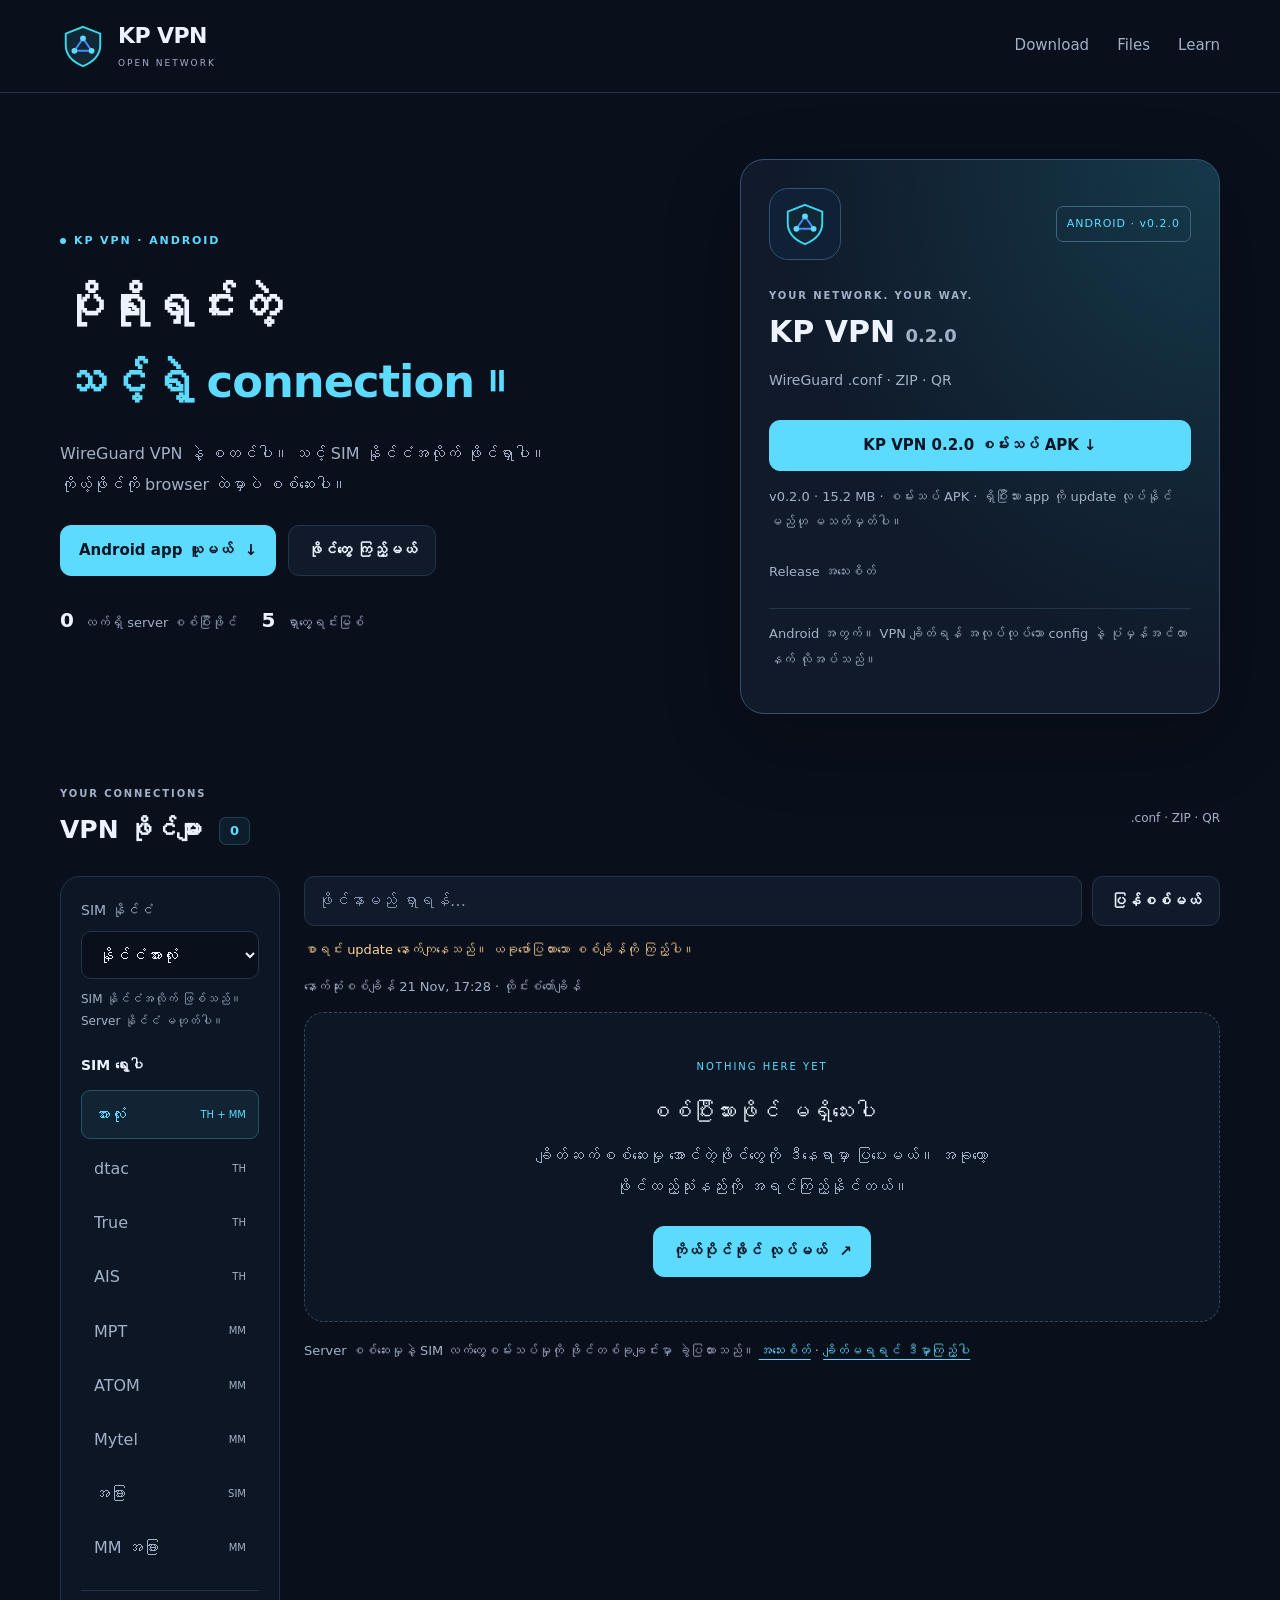
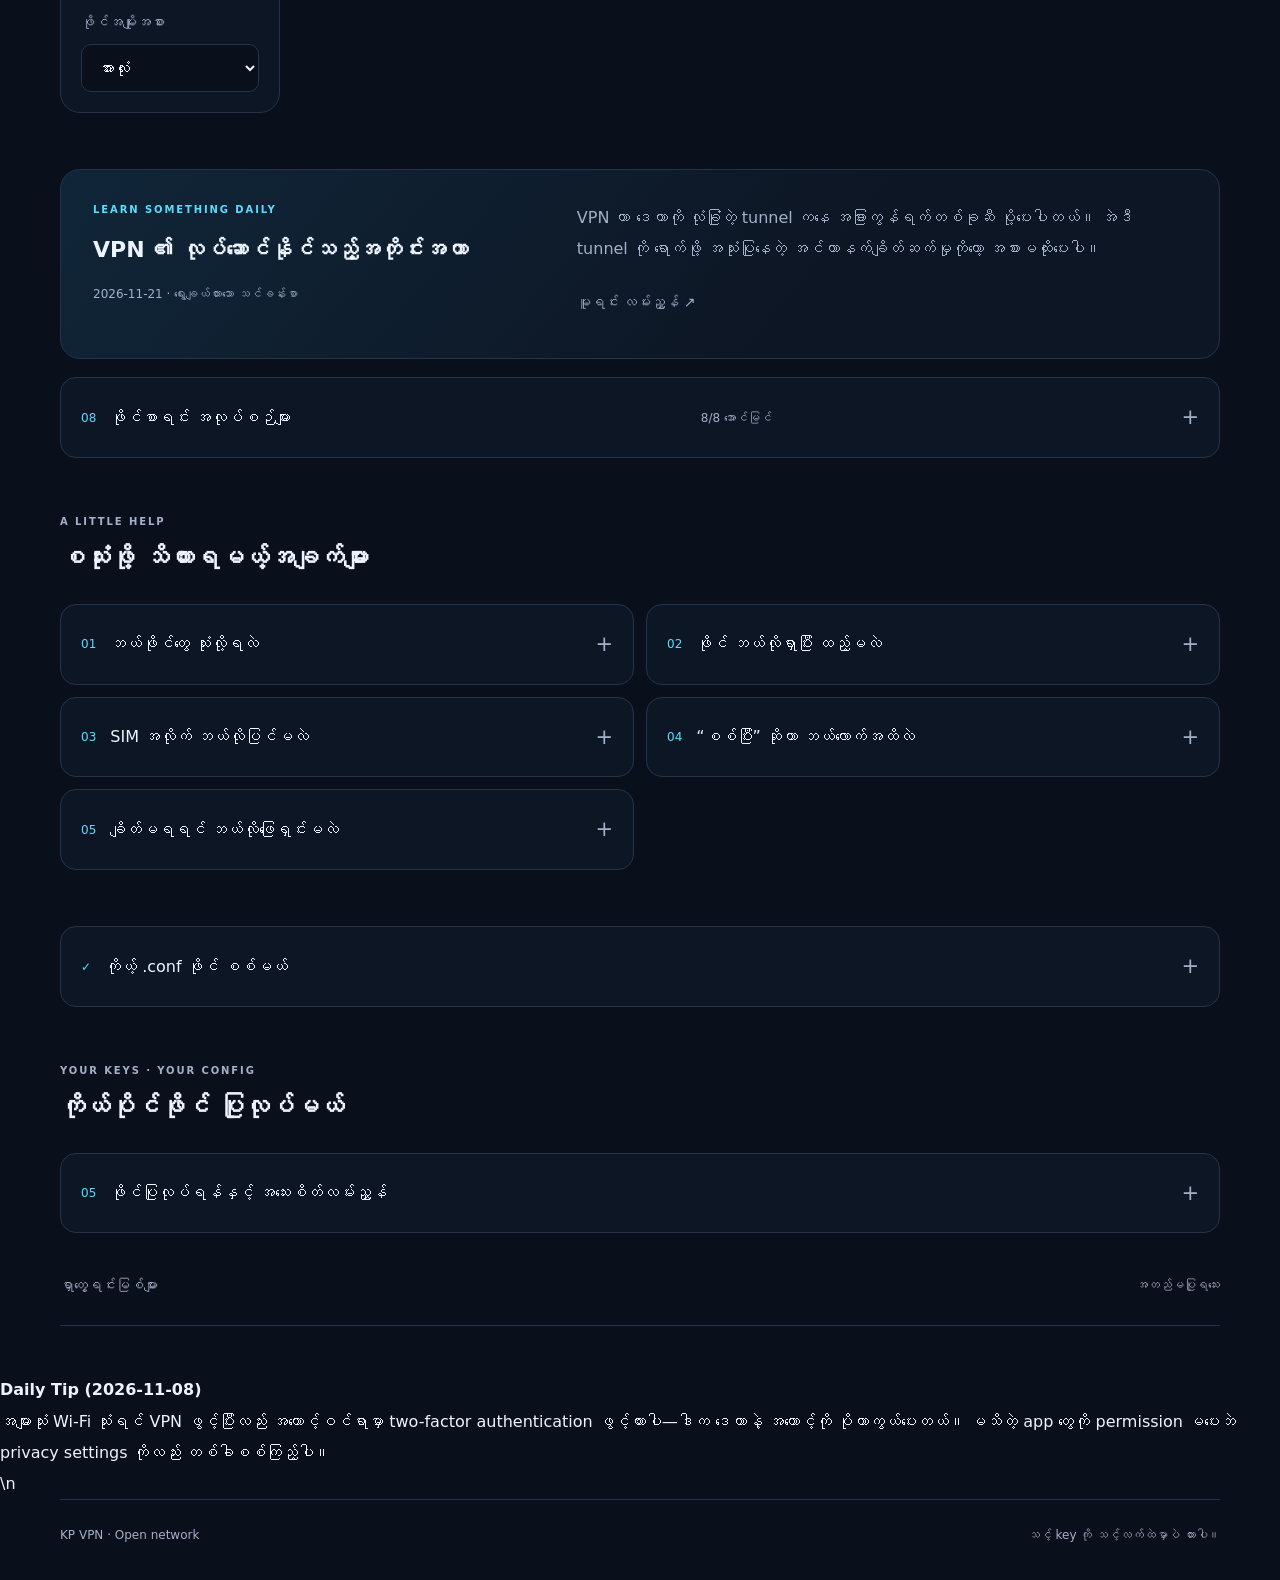
<file: index.html>
<!doctype html>
<html lang="my">
<head>
<meta charset="utf-8">
<meta name="viewport" content="width=device-width,initial-scale=1">
<meta http-equiv="Content-Security-Policy" content="default-src 'none'; script-src 'self'; style-src 'self'; connect-src 'self'; font-src 'self'; img-src 'self'; base-uri 'none'; form-action 'none'; object-src 'none'">
<meta name="theme-color" content="#090f1b">
<meta name="description" content="KP VPN အတွက် WireGuard ဖိုင်များ။ ထိုင်း၊ မြန်မာ SIM အလိုက် ရွေးပြီး ဖိုင်စာရင်းနှင့် သုံးနည်းကို ကြည့်ပါ။">
<title>KP VPN — Connect your way</title>
<link rel="icon" href="assets/brand.svg" type="image/svg+xml">
<link rel="stylesheet" href="assets/catalog.css?v=7">
<script src="assets/catalog.js?v=7" defer></script>
<script src="assets/hub-panels.js?v=2" defer></script>
<script src="assets/config-builder-core.js?v=1" defer></script>
<script src="assets/config-builder.js?v=1" defer></script>
<script src="assets/config-checker-core.js?v=1" defer></script>
<script src="assets/config-checker.js?v=1" defer></script>
</head>
<body>
<a class="skip-link" href="#files">ဖိုင်စာရင်းသို့ ကျော်သွားရန်</a>
<header class="site-header"><div class="shell header-inner">
<a class="brand" href="#" aria-label="KP VPN ပင်မစာမျက်နှာ"><svg class="brand-mark" viewBox="0 0 48 48" fill="none" aria-hidden="true"><path d="M24 4 42 11v12c0 11-8 18-18 22C14 41 6 34 6 23V11Z" fill="#122736" stroke="#38d9ed" stroke-width="2"/><path d="m15 29 9-13 9 13M15 29h18" stroke="#448dff" stroke-width="2"/><circle cx="24" cy="16" r="3" fill="currentColor"/><circle cx="15" cy="29" r="3" fill="currentColor"/><circle cx="33" cy="29" r="3" fill="currentColor"/></svg><span class="brand-name">KP VPN<small>OPEN NETWORK</small></span></a>
<nav aria-label="အဓိက လမ်းညွှန်"><a href="#download">Download</a><a href="#files">Files</a><a href="#learn">Learn</a></nav>
</div></header>
<main id="kp-catalog" class="shell">
<section class="hero" aria-labelledby="page-title">
<div class="hero-copy"><p class="eyebrow"><span class="live-dot"></span>KP VPN · ANDROID</p><h1 id="page-title">ပိုရိုးရှင်းတဲ့<br><span>သင့်ရဲ့ connection။</span></h1><p class="hero-description">WireGuard VPN နဲ့ စတင်ပါ။ သင့် SIM နိုင်ငံအလိုက် ဖိုင်ရှာပါ။ ကိုယ့်ဖိုင်ကို browser ထဲမှာပဲ စစ်ဆေးပါ။</p><div class="hero-actions"><a class="button-primary" href="#download">Android app ယူမယ် <span aria-hidden="true">↓</span></a><a class="button-secondary" href="#files">ဖိုင်တွေ ကြည့်မယ်</a></div><div class="hero-facts"><span><strong id="kp-total">—</strong> လက်ရှိ server စစ်ပြီးဖိုင်</span><span><strong id="kp-source-count">—</strong> ရှာတွေ့ရင်းမြစ်</span></div></div>
<aside id="download" class="download-panel" aria-labelledby="download-title"><div class="download-top"><span class="app-symbol"><svg class="brand-mark" viewBox="0 0 48 48" fill="none" aria-hidden="true"><path d="M24 4 42 11v12c0 11-8 18-18 22C14 41 6 34 6 23V11Z" fill="#122736" stroke="#38d9ed" stroke-width="2"/><path d="m15 29 9-13 9 13M15 29h18" stroke="#448dff" stroke-width="2"/><circle cx="24" cy="16" r="3" fill="currentColor"/><circle cx="15" cy="29" r="3" fill="currentColor"/><circle cx="33" cy="29" r="3" fill="currentColor"/></svg></span><span class="release-badge">ANDROID · v0.2.0</span></div><p class="eyebrow">YOUR NETWORK. YOUR WAY.</p><h2 id="download-title">KP VPN <span>0.2.0</span></h2><p>WireGuard .conf · ZIP · QR</p><a id="kp-apk-download" class="button-primary" aria-disabled="true">APK စစ်ဆေးနေသည်…</a><p id="kp-release-status" role="status">Release အချက်အလက် ဖတ်နေသည်…</p><details class="release-details"><summary>Release အသေးစိတ်</summary><dl id="kp-release-meta"></dl></details><p class="download-note">Android အတွက်။ VPN ချိတ်ရန် အလုပ်လုပ်သော config နဲ့ ပုံမှန်အင်တာနက် လိုအပ်သည်။</p></aside>
</section>
<section id="files" class="files-section" aria-labelledby="file-title">
<div class="section-heading"><div><p class="eyebrow">YOUR CONNECTIONS</p><h2 id="file-title">VPN ဖိုင်များ <span id="kp-count" class="count-badge">0</span></h2></div><span class="format-label">.conf · ZIP · QR</span></div>
<div class="catalog-layout"><aside class="filter-panel" aria-label="ဖိုင် ရွေးချယ်ရန်">
<label for="kp-country">SIM နိုင်ငံ</label><select id="kp-country"><option value="all">နိုင်ငံအားလုံး</option><option value="TH">Thailand · TH</option><option value="MM">Myanmar · MM</option><option value="GLOBAL">Global / မသတ်မှတ်ထား</option></select><p class="filter-note">SIM နိုင်ငံအလိုက် ဖြစ်သည်။ Server နိုင်ငံ မဟုတ်ပါ။</p><p class="filter-heading">SIM ရွေးပါ</p><div class="carrier-list" role="group" aria-label="SIM filter">
<button data-carrier="all" aria-pressed="true"><span>အားလုံး</span><small>TH + MM</small></button>
<button data-carrier="dtac" aria-pressed="false"><span>dtac</span><small>TH</small></button>
<button data-carrier="true" aria-pressed="false"><span>True</span><small>TH</small></button>
<button data-carrier="ais" aria-pressed="false"><span>AIS</span><small>TH</small></button>
<button data-carrier="mpt" aria-pressed="false"><span>MPT</span><small>MM</small></button>
<button data-carrier="atom" aria-pressed="false"><span>ATOM</span><small>MM</small></button>
<button data-carrier="mytel" aria-pressed="false"><span>Mytel</span><small>MM</small></button>
<button data-carrier="other" aria-pressed="false"><span>အခြား</span><small>SIM</small></button>
<button data-carrier="mm-other" aria-pressed="false"><span>MM အခြား</span><small>MM</small></button>
</div><div class="plan-filter"><label for="kp-plan">ဖိုင်အမျိုးအစား</label><select id="kp-plan"><option value="all">အားလုံး</option><option value="nopro">nopro</option><option value="standard">standard</option><option value="unknown">မသတ်မှတ်ထား</option></select></div></aside>
<div class="results-panel"><div class="results-toolbar"><input id="kp-file-search" type="search" placeholder="ဖိုင်နာမည် ရှာရန်…" aria-label="ဖိုင်နာမည် ရှာရန်"><button id="kp-refresh" class="button-secondary" type="button">ပြန်စစ်မယ်</button></div><button id="kp-reset" class="button-secondary" type="button" hidden>ရွေးထားတာ ရှင်းမယ်</button><p id="kp-health" class="updated" role="status"></p><p id="kp-updated" class="updated" role="status">ဖိုင်စာရင်း ဖတ်နေသည်…</p>
<div id="kp-file-list" aria-live="polite"></div>
<div id="kp-empty" class="empty-state" role="status"><span class="empty-kicker">NOTHING HERE YET</span><h3 id="kp-empty-title">ဖိုင်စာရင်း ဖတ်နေသည်…</h3><p id="kp-empty-description">ခဏစောင့်ပါ။</p><a href="#make-config" class="button-primary">ကိုယ်ပိုင်ဖိုင် လုပ်မယ် <span aria-hidden="true">↗</span></a></div>
<p class="results-note">Server စစ်ဆေးမှုနဲ့ SIM လက်တွေ့စမ်းသပ်မှုကို ဖိုင်တစ်ခုချင်းမှာ ခွဲပြထားသည်။ <a href="#verification">အသေးစိတ်</a> · <a href="#troubleshooting">ချိတ်မရရင် ဒီမှာကြည့်ပါ</a></p>
</div></div>
</section>
<section class="daily-section" aria-labelledby="kp-daily-title"><div><p class="eyebrow">LEARN SOMETHING DAILY</p><h2 id="kp-daily-title">ဒီနေ့ လေ့လာစရာ</h2><p id="kp-daily-date" class="panel-caption"></p></div><article id="kp-daily"><p>နေ့စဉ်စာစု ဖတ်နေသည်…</p></article></section>
<section class="operations-section"><details class="guide-card"><summary><span class="guide-number">08</span><span>ဖိုင်စာရင်း အလုပ်စဉ်များ</span><span id="kp-agent-summary" class="panel-caption">ဖတ်နေသည်…</span></summary><div class="guide-content"><p id="kp-ai-status">AI အခြေအနေ ဖတ်နေသည်…</p><p id="kp-agents-updated" class="panel-caption"></p><div id="kp-agents" class="agent-grid"></div></div></details></section>
<section id="learn" class="learn-section" aria-labelledby="learn-title"><div class="section-heading"><div><p class="eyebrow">A LITTLE HELP</p><h2 id="learn-title">စသုံးဖို့ သိထားရမယ့်အချက်များ</h2></div></div>
<div class="guide-layout"><details class="guide-card"><summary><span class="guide-number">01</span><span>ဘယ်ဖိုင်တွေ သုံးလို့ရလဲ</span></summary><div class="guide-content"><div class="supported-formats"><div><b>WireGuard .conf</b><span>[Interface] နဲ့ [Peer] ပါသော config</span></div><div><b>ZIP ဖိုင်</b><span>အထဲမှာ WireGuard .conf ဖိုင်တွေ ပါရမည်</span></div><div><b>WireGuard QR</b><span>Config စာသားအပြည့် ပါသော QR</span></div></div><p><code>.ovpn</code>၊ <code>.ehi</code>၊ <code>.hc</code>၊ <code>.hat</code>၊ VMess/VLESS/Trojan/Shadowsocks၊ JSON/YAML တို့ကို KP VPN v0.2.0 မှာ မချိတ်နိုင်သေးပါ။ ဖိုင်နာမည်ပြောင်းရုံနဲ့ format မပြောင်းပါ။</p></div></details>
<details class="guide-card"><summary><span class="guide-number">02</span><span>ဖိုင် ဘယ်လိုရှာပြီး ထည့်မလဲ</span></summary><div class="guide-content"><ol><li>ယုံကြည်ရတဲ့ provider ရဲ့ official dashboard ထဲမှာ <b>WireGuard configuration</b> ကိုရှာပြီး .conf ကို ဖုန်းထဲသိမ်းပါ။</li><li>KP VPN → <b>ထည့်မယ်</b> → ကိုယ့် SIM အမျိုးအစား ရွေးပါ။</li><li><b>ဖိုင် / ZIP</b> ကနေ ဖိုင်ရွေးပါ။ QR ရှိရင် <b>QR ဖတ်မယ်</b> ကိုနှိပ်ပါ။</li><li>Config ရွေး → ပါဝါခလုတ်နှိပ် → Android VPN ခွင့်ပြုပြီး website တစ်ခု ဖွင့်စမ်းပါ။</li></ol><p><a href="#check-config">ဖုန်းထဲရှိ .conf ဖိုင်ကို အရင်စစ်မယ် →</a></p><p>ကိုယ့် account config ထဲမှာ private key ပါလို့ public မတင်ပါနဲ့။ <a href="https://protonvpn.com/support/wireguard-configurations" target="_blank" rel="noopener noreferrer">Official config ရယူနည်း ↗</a></p></div></details>
<details class="guide-card"><summary><span class="guide-number">03</span><span>SIM အလိုက် ဘယ်လိုပြင်မလဲ</span></summary><div class="guide-content"><p>App ထဲ SIM label ရွေးခြင်းနဲ့ <code>dtac-nopro-….conf</code> လို့ နာမည်ပေးခြင်းက စာရင်းခွဲဖို့သာ ဖြစ်သည်။ True ဖိုင်ကို dtac လို့ ပြောင်းခေါ်ရုံနဲ့ ချိတ်ဆက်မရလာပါ။</p><p>Provider က ကိုယ့် network အတွက် ထုတ်ပေးထားတဲ့ config ကို သုံးပါ။ PrivateKey / PublicKey / Endpoint / Address ကို ခန့်မှန်းပြီး မပြောင်းပါနဲ့။ Wi-Fi ပိတ်ပြီး SIM အစစ်နဲ့ စမ်းပါ။</p><p><b>nopro</b> သည် source ရဲ့ label ဖြစ်ပြီး ဒေတာ package မရှိဘဲ သုံးရမည်ဟု အာမခံခြင်း မဟုတ်ပါ။</p></div></details>
<details id="verification" class="guide-card"><summary><span class="guide-number">04</span><span>“စစ်ပြီး” ဆိုတာ ဘယ်လောက်အထိလဲ</span></summary><div class="guide-content"><p><b>Server စစ်ပြီး:</b> ဖိုင်ပုံစံမှန်ပြီး cloud မှ WireGuard handshake + HTTPS စမ်းသပ်မှု အောင်ထားခြင်း။ SIM အစစ်နဲ့ စစ်ခြင်း မဟုတ်ပါ။</p><p><b>SIM စမ်းသုံးသူတင်ပြ:</b> Config hash တူပြီး ၂၄ နာရီအတွင်း cellular စမ်းသုံးသူ တင်ပြထားခြင်း။ အော်ပရေတာရဲ့ အတည်ပြုချက် မဟုတ်ပါ။</p><p>ဖိုင်များကို အများဆုံး ၂၄ နာရီသာ စာရင်းပြမည်။ မအောင်သောဖိုင်နဲ့ သက်တမ်းကုန်ဖိုင်ကို နောက် update မှာ ဖယ်မည်။ နေ့/ညမရွေး မိနစ် ၃၀ တစ်ခါ workflow စတင်ရန် သတ်မှတ်ထားသည်။ GitHub Actions သည် တစ်ခါ run ပြီးတစ်ခါ နားသောပုံစံဖြစ်ပြီး စတင်ချိန် နှောင့်နှေးနိုင်သည်။</p></div></details>
<details id="troubleshooting" class="guide-card"><summary><span class="guide-number">05</span><span>ချိတ်မရရင် ဘယ်လိုဖြေရှင်းမလဲ</span></summary><div class="guide-content">
<h3>၁။ ဖိုင်ထည့်လို့ မရဘူး</h3><p>ဖုန်းရဲ့ Downloads ထဲက ဖိုင်ကို ရွေးပါ။ KP VPN v0.2.0 အတွက် WireGuard <code>.conf</code> သို့မဟုတ် ၎င်းဖိုင်ပါသော ZIP ဖြစ်ရမည်။ <code>.ovpn</code> / <code>.ehi</code> ကို နာမည်ပြောင်းရုံနဲ့ သုံးမရပါ။ ကိုယ့် provider ဆီက WireGuard config ပြန်ယူပါ။</p>
<h3>၂။ ZIP ထဲမှာ ဖိုင်တွေ အများကြီးပဲ</h3><p>ဖိုင်ကတ်ပေါ်က <b>ဖိုင်နာမည် ကူးမယ်</b> ကိုနှိပ်ပါ။ ဖုန်းရဲ့ Files app မှာ မူရင်း ZIP ကို ဖြည်ပြီး ကတ်ပေါ်ရေးထားသော ဖိုင်နာမည်အတိအကျကို ရှာပါ။ အဲဒီ <code>.conf</code> တစ်ဖိုင်ကိုသာ အရင်ထည့်စမ်းပါ။ တခြားဖိုင်အားလုံး အလုပ်လုပ်မည်ဟု မဆိုလိုပါ။</p>
<h3>၃။ VPN စဖွင့်လို့ မရဘူး</h3><p>တခြား VPN app ချိတ်ထားရင် ပိတ်ပါ။ KP VPN မှာ ဖိုင်ရွေးပြီး စချိတ်ပါ။ Android ရဲ့ VPN ခွင့်ပြုချက်တောင်းလာရင် အတည်ပြုပါ။ ခွင့်ပြုချက်မပေါ်လျှင် Android Settings ထဲက VPN ဆက်တင်နဲ့ တခြား VPN ရဲ့ Always-on / Block connections ဆက်တင်ကို စစ်ပါ။</p>
<h3>၄။ VPN ချိတ်ပြီး website မဖွင့်နိုင်ဘူး</h3><ol><li>VPN ကို ခဏပိတ်ပြီး ပုံမှန်အင်တာနက် ရမရ စမ်းပါ။ SIM ဒေတာနဲ့ package လက်ကျန်ကို စစ်ပါ။</li><li>ပုံမှန်အင်တာနက် ရပေမယ့် VPN နဲ့ မရရင် စစ်ချိန်အသစ်ဆုံး တခြားဖိုင်ကို စမ်းပါ။ Public server က ပြည့်နေခြင်း၊ key ပိတ်သွားခြင်း သို့မဟုတ် network က UDP ကို ကန့်သတ်ခြင်း ဖြစ်နိုင်သည်။</li><li>Provider ထုတ်ပေးထားတဲ့ config ကို အစစ်အတိုင်း ပြန်ထည့်ပါ။ PrivateKey / PublicKey / Endpoint ကို ခန့်မှန်းမပြင်ပါနဲ့။ ကိုယ့် server ဖြစ်လျှင် အောက်က server လမ်းညွှန်အတိုင်း key၊ firewall နဲ့ NAT ကို စစ်ပါ။</li></ol>
<h3>၅။ SIM နဲ့ စမ်းမယ် / အကူအညီတောင်းမယ်</h3><p>Wi-Fi ပိတ်ပြီး mobile data နဲ့ စမ်းပါ။ အချိန်၊ SIM နာမည်၊ ဖိုင်နာမည်နဲ့ ပေါ်လာတဲ့ error စာသားကို မှတ်ထားပါ။ <b>PrivateKey၊ PresharedKey၊ config အပြည့်နဲ့ QR ကို public မတင်ပါနဲ့။</b> Server စစ်ပြီးဆိုတာ SIM / nopro စမ်းပြီးလို့ မဆိုလိုပါ။</p>
</div></details>
</div></section>
<section id="check-config" class="learn-section" aria-labelledby="check-config-title">
<details class="guide-card"><summary><span class="guide-number">✓</span><span id="check-config-title">ကိုယ့် .conf ဖိုင် စစ်မယ်</span></summary><div class="guide-content">
<p>ဖုန်းထဲရှိ WireGuard ဖိုင်ရဲ့ အခြေခံပုံစံကို ဒီ browser ထဲမှာပဲ စစ်ပေးမည်။ ဖိုင်နဲ့ key တွေကို upload မလုပ်၊ website မှာ မသိမ်းပါ။</p>
<label for="kp-check-file">WireGuard .conf တစ်ဖိုင် ရွေးပါ — အများဆုံး 128 KB</label>
<input id="kp-check-file" type="file" accept=".conf" aria-describedby="kp-check-scope">
<p id="kp-check-scope">ဖိုင်ပုံစံ အောင်ရုံနဲ့ VPN server / SIM အလုပ်လုပ်မည်ဟု မဆိုလိုပါ။ ZIP ထဲက .conf ကို စစ်ချင်လျှင် အရင်ဖြည်ပါ။</p>
<button id="kp-check-clear" class="button-secondary" type="button">ဖိုင်ရွေးထားတာ ရှင်းမယ်</button>
<div id="kp-check-result" class="checker-result" role="status" aria-live="polite"></div>
</div></details></section>
<section id="make-config" class="learn-section" aria-labelledby="own-config-title"><div class="section-heading"><div><p class="eyebrow">YOUR KEYS · YOUR CONFIG</p><h2 id="own-config-title">ကိုယ်ပိုင်ဖိုင် ပြုလုပ်မယ်</h2></div></div>
<details id="own-config-details" class="guide-card builder-shell"><summary><span class="guide-number">05</span><span>ဖိုင်ပြုလုပ်ရန်နှင့် အသေးစိတ်လမ်းညွှန်</span></summary><div class="guide-content">
<p>အလုပ်လုပ်တဲ့ VPN server သို့မဟုတ် ကိုယ်ပိုင် provider အကောင့် လိုအပ်သည်။ အောက်က builder က <b>ကိုယ်ပိုင် WireGuard server ရှိသူ</b> အတွက် client ဖိုင်လုပ်ပေးသည်။ Key ကို ဖုန်း browser ထဲမှာပဲ ထုတ်ပြီး server ဆီ မပို့ပါ။</p>
<details class="setup-guide"><summary>နည်းလမ်း A — Server မရှိသူ၊ ဖုန်းတစ်လုံးနဲ့ အလွယ်ဆုံး</summary><ol><li>ယုံကြည်ရတဲ့ VPN provider ရဲ့ official website မှာ ကိုယ့်အကောင့်နဲ့ ဝင်ပါ။</li><li><b>Downloads → WireGuard configuration</b> ထဲမှာ platform / server ရွေးပြီး config ထုတ်ပါ။ ဥပမာ <a href="https://protonvpn.com/support/wireguard-configurations" target="_blank" rel="noopener noreferrer">Proton ရဲ့ official လမ်းညွှန်</a>။</li><li>ကိုယ့်အကောင့်အတွက် ထုတ်ပေးထားသော <code>.conf</code> ကို ဒေါင်းလုဒ်လုပ်ပါ။ Provider ထုတ်ပေးတဲ့ key တွေကို ဒီ builder က key အသစ်နဲ့ အစားမထိုးပါနဲ့။</li><li>KP VPN → ထည့်မယ် → SIM label ရွေး → ဖိုင်ရွေးပြီး ထည့်ပါ။ PrivateKey ပါသော ကိုယ့်ဖိုင်ကို public မတင်ပါနဲ့။</li></ol></details>
<div class="builder-intro"><h3>နည်းလမ်း B — ကိုယ့် server အတွက် client ဖိုင်</h3><p>ပထမ key ထုတ်ပါ။ Client PublicKey ကို server မှာ မှတ်ပုံတင်ပြီး server ရဲ့ အချက်အလက်အစစ်တွေ ဖြည့်ပါ။</p></div>
<div class="key-panel"><button id="kp-generate-keys" class="button-secondary" type="button">Client key ထုတ်မယ်</button><label for="kp-client-public">Client PublicKey — ဒီ key ကိုသာ server ဆီ ပေးပါ</label><div class="copy-line"><input id="kp-client-public" readonly autocomplete="off" spellcheck="false" placeholder="Key ထုတ်ပြီးလျှင် ဒီမှာပေါ်မည်"><button id="kp-copy-public" class="button-secondary" type="button" disabled>ကူးမယ်</button></div><p id="kp-key-status" class="builder-status" role="status">PrivateKey ကို ဖိုင်ဒေါင်းလုဒ်ထဲမှာပဲ ထည့်ပေးမည်။</p></div>
<form id="kp-builder-form" autocomplete="off"><div class="builder-grid">
<div><label for="kp-builder-carrier">SIM label — စာရင်းခွဲရန်သာ</label><select id="kp-builder-carrier"><option value="dtac">dtac</option><option value="true">True</option><option value="ais">AIS</option><option value="mpt">MPT</option><option value="atom">ATOM</option><option value="mytel">Mytel</option><option value="other">အခြား</option></select></div>
<div><label for="kp-builder-address">Server က ခွင့်ပြုထားတဲ့ client IPv4/CIDR</label><input id="kp-builder-address" value="10.8.0.2/32" required spellcheck="false"></div>
<div><label for="kp-builder-endpoint">Server public IPv4 သို့မဟုတ် DNS:port</label><input id="kp-builder-endpoint" placeholder="မိမိ server လိပ်စာ:51820" required spellcheck="false"></div>
<div><label for="kp-builder-dns">DNS IPv4</label><input id="kp-builder-dns" value="1.1.1.1" required spellcheck="false"></div>
<div class="wide"><label for="kp-builder-server-key">Server PublicKey — server ကနေ ယူပါ</label><input id="kp-builder-server-key" required maxlength="44" spellcheck="false" placeholder="Base64 WireGuard public key"></div>
<div class="wide"><label for="kp-builder-psk">PresharedKey — Server က သတ်မှတ်ပေးထားမှ ဖြည့်ပါ</label><input id="kp-builder-psk" type="password" maxlength="44" spellcheck="false" placeholder="မရှိလျှင် အလွတ်ထားပါ"></div>
</div><div class="builder-actions"><button id="kp-export-config" class="button-primary" type="submit" disabled>ကိုယ်ပိုင် .conf ဖိုင်ယူမယ်</button><button id="kp-clear-keys" class="button-secondary" type="button">Key ရှင်းမယ်</button></div><p id="kp-builder-status" class="builder-status" role="status">ဤနေရာမှ ပြုလုပ်သောဖိုင်သည် server စစ်ပြီးဖိုင် မဟုတ်သေးပါ။</p></form>
<details class="setup-guide"><summary>ကိုယ်ပိုင် Ubuntu server ဘက်မှာ ဘာလုပ်ရမလဲ — အဆင့်လိုက်</summary>
<p>ဤဥပမာမှာ မိမိပိုင် Ubuntu VPS / public IPv4 server၊ SSH အုပ်ချုပ်ခွင့်၊ UDP 51820 ဖွင့်ခွင့် လိုအပ်သည်။ ဖုန်းက SSH app သို့မဟုတ် provider ရဲ့ browser console နဲ့ ဝင်လုပ်နိုင်သည်။</p>
<h4>၁။ WireGuard ထည့်ပြီး server key ထုတ်ပါ</h4><pre><code>sudo apt update
sudo apt install wireguard iptables
sudo install -d -m 700 /etc/wireguard
sudo sh -c 'umask 077; wg genkey &gt; /etc/wireguard/server.key; wg pubkey &lt; /etc/wireguard/server.key &gt; /etc/wireguard/server.pub'
sudo cat /etc/wireguard/server.pub</code></pre><p>နောက်ဆုံးပေါ်လာတဲ့ <b>server public key</b> ကို အပေါ် form ရဲ့ Server PublicKey ထဲ ထည့်ပါ။ <code>server.key</code> သည် private key ဖြစ်လို့ server ထဲမှာပဲ ထားပါ။</p>
<h4>၂။ Server ရဲ့ internet interface နာမည် ကြည့်ပါ</h4><pre><code>ip -4 route show default</code></pre><p><code>dev</code> နောက်က <code>eth0</code> / <code>ens3</code> စသောနာမည်ကို ယူပါ။ <a href="assets/examples/server.conf.example" download>Server template ယူပါ</a>။ ဤဖိုင်သည် သင်ယူရန် placeholder ပါသော server ဥပမာဖြစ်ပြီး KP VPN ထဲ ထည့်သုံးရန် မဟုတ်ပါ။</p>
<h4>၃။ /etc/wireguard/wg0.conf ပြုလုပ်ပါ</h4><pre><code>sudo nano /etc/wireguard/wg0.conf</code></pre><p>Template ထဲ <code>SERVER_PRIVATE_KEY</code> ကို server ပေါ်ရှိ <code>/etc/wireguard/server.key</code> နဲ့ ဖြည့်ပါ။ ဒီ key ကို server ပေါ်မှာ <code>sudo nano /etc/wireguard/server.key</code> နဲ့သာ ဖွင့်ဖတ်ပြီး ကူးပါ။ Website ထဲ မထည့်ပါနဲ့။ <code>CLIENT_PUBLIC_KEY</code> ကို အပေါ်က builder ထုတ်ပေးသော public key နဲ့ ဖြည့်ပါ။ <code>WAN_INTERFACE</code> ကို အဆင့် ၂ က နာမည်နဲ့ အစားထိုးပါ။ Client ရဲ့ <code>AllowedIPs = 10.8.0.2/32</code> နဲ့ form ထဲ client address တူရမည်။ ဖုန်းတစ်လုံးစီအတွက် သီးခြား key နဲ့ IP သုံးပါ။</p>
<h4>၄။ IPv4 forwarding နဲ့ firewall ကို ပြင်ပါ</h4><pre><code>echo 'net.ipv4.ip_forward=1' | sudo tee /etc/sysctl.d/99-kp-wireguard.conf
sudo sysctl --system
sudo chmod 600 /etc/wireguard/wg0.conf</code></pre><p>Cloud firewall မှာ <b>UDP 51820 inbound</b> ကို ဖွင့်ပါ။ UFW သုံးလျှင် <code>sudo ufw allow 51820/udp</code> နဲ့ ကိုယ့် WAN interface အတွက် <code>sudo ufw route allow in on wg0 out on eth0</code> ကို ပြင်သုံးပါ။ SSH ဝင်ခွင့်ကို ဆက်ထားပြီး လက်ရှိ firewall policy နဲ့ ကိုက်ညီအောင် စစ်ပါ။ Template က IPv4 NAT လုပ်ပေးသည်။</p>
<h4>၅။ Server စတင်ပြီး ဖုန်းဖိုင်ကို ထည့်ပါ</h4><pre><code>sudo systemctl enable --now wg-quick@wg0
sudo wg show wg0</code></pre><p>အပေါ် form ထဲ Endpoint ကို ကိုယ့် server public IPv4:51820 နဲ့ဖြည့်ပါ။ ကိုယ်ပိုင်ဖိုင်ယူပြီး KP VPN ထဲ import လုပ်ပါ။ ဖုန်းက စချိတ်ပြီးနောက် <code>latest handshake</code> နဲ့ transfer bytes တက်မတက်၊ website ဖွင့်လို့ရမရ စမ်းပါ။ ဒီ IPv4 ဥပမာမှာ IPv6 ကိုလည်း tunnel ထဲ ညွှန်ထားသဖြင့် server က IPv6 မပံ့ပိုးလျှင် IPv6 ချိတ်ဆက်မှု မရနိုင်ပါ။</p>
<p>မရလျှင် key နှစ်ဖက် ကိုက်ညီမှု၊ client IP၊ server Endpoint/port၊ UDP firewall၊ forwarding/NAT ကို အစဉ်လိုက်စစ်ပါ။ SIM နာမည်ပြောင်းခြင်းက ဒီပြဿနာတွေကို မဖြေရှင်းပါ။ <a href="https://www.wireguard.com/quickstart/" target="_blank" rel="noopener noreferrer">Official WireGuard လမ်းညွှန် ↗</a></p>
</details>
<p class="template-link"><a href="assets/examples/client.conf.example" download>Client သင်ယူရန် template ယူမယ် ↗</a> — placeholder များကို ဖြည့်ပြီးမှ .conf အဖြစ် သိမ်းသုံးပါ။</p>
</div></details></section>

<section class="sources-section"><details class="source-details"><summary><span>ရှာတွေ့ရင်းမြစ်များ</span><span class="source-hint">အတည်မပြုရသေး</span></summary><div class="source-content"><p>ဒီ link တွေက ရှာဖွေမှုရလဒ်များသာ ဖြစ်သည်။ KP VPN နဲ့ရမည့် download ဖိုင်ဟု မသတ်မှတ်ရသေးပါ။</p><ul id="kp-discovery"><li>ဖတ်နေသည်…</li></ul></div></details></section>
</main>
<!-- KP-DAILY-TIP-START --><div style="max-width:720px;margin:16px auto;padding:12px 16px;border:1px solid #334155;border-radius:12px;color:#cbd5e1;font-size:13px;text-align:center"><b>Daily Tip (2026-11-08)</b><br>အများသုံး Wi‑Fi သုံးရင် VPN ဖွင့်ပြီးလည်း အကောင့်ဝင်ရာမှာ two-factor authentication ဖွင့်ထားပါ—ဒါက ဒေတာနဲ့ အကောင့်ကို ပိုကာကွယ်ပေးတယ်။ မသိတဲ့ app တွေကို permission မပေးဘဲ privacy settings ကိုလည်း တစ်ခါစစ်ကြည့်ပါ။</div><!-- KP-DAILY-TIP-END -->\n<footer class="site-footer shell"><span>KP VPN<span class="footer-dot"> · </span>Open network</span><span>သင့် key ကို သင့်လက်ထဲမှာပဲ ထားပါ။</span></footer>
</body>
</html>
</file>
<file: assets/catalog.css>
:root{color-scheme:dark;--bg:#090f1b;--panel:#101a2a;--panel-soft:#0d1625;--line:#25334a;--text:#edf4ff;--muted:#a3b1c8;--mint:#5cdbff;--mint-dim:#5cdbff12;--radius:20px}*{box-sizing:border-box}html{scroll-behavior:smooth;scroll-padding-top:24px}body{margin:0;background:var(--bg);color:var(--text);font-family:Inter,system-ui,'Noto Sans Myanmar',sans-serif;font-size:16px;line-height:1.95;-webkit-font-smoothing:antialiased}a{color:var(--mint);text-decoration:none}button,input,select{font:inherit}button,a,summary{touch-action:manipulation;-webkit-tap-highlight-color:transparent}button{cursor:pointer}a:focus-visible,button:focus-visible,summary:focus-visible,input:focus-visible,select:focus-visible{outline:2px solid var(--mint);outline-offset:4px}[hidden]{display:none!important}.shell{width:min(1160px,calc(100% - 64px));margin-inline:auto}.site-header{border-bottom:1px solid var(--line)}.header-inner{height:92px;display:flex;align-items:center;justify-content:space-between;gap:24px}.brand{display:flex;align-items:center;gap:12px;color:var(--text)}.brand-mark{width:46px;height:46px;display:block;color:var(--mint);flex-shrink:0}.brand-name{font-size:22px;line-height:1.2;font-weight:750;letter-spacing:-.6px}.brand-name small{display:block;font-size:9px;letter-spacing:2px;color:var(--muted);font-weight:500;margin-top:8px}nav{display:flex;gap:28px}nav a{min-height:48px;display:flex;align-items:center;color:var(--muted);font-size:15px}nav a:hover{color:var(--mint)}.hero{display:grid;grid-template-columns:1.25fr 1fr;gap:80px;align-items:center;padding:66px 0 72px}.eyebrow{font-size:11px;line-height:1.5;letter-spacing:1.9px;font-weight:650;color:var(--mint);margin:0 0 18px}.live-dot{display:inline-block;background:var(--mint);width:6px;height:6px;border-radius:50%;margin-right:8px;vertical-align:middle}.hero h1{font-size:clamp(32px,3.5vw,46px);letter-spacing:-1px;line-height:1.7;margin:0 0 18px;font-weight:700}.hero h1 span{color:var(--mint)}.hero-description{color:var(--muted);max-width:510px;margin:0;font-size:16px}.hero-actions{display:flex;flex-wrap:wrap;gap:12px;margin:25px 0}.button-primary,.button-secondary,.source-archive{display:inline-flex;align-items:center;justify-content:center;min-height:48px;border-radius:11px;padding:10px 18px;font-size:15px;line-height:1.9;font-weight:600;gap:12px;cursor:pointer}.button-primary{background:var(--mint);color:#071525;border:1px solid var(--mint)}.button-primary:hover{background:#9aeaff}.button-secondary{color:var(--text);border:1px solid var(--line);background:var(--panel)}.button-secondary:hover,.source-archive:hover{border-color:var(--mint)}button:disabled,[aria-disabled=true]{opacity:.55;cursor:default}.hero-facts{display:flex;flex-wrap:wrap;gap:12px 24px;font-size:13px;color:var(--muted)}.hero-facts strong{color:var(--text);font-size:20px;font-weight:600;margin-right:6px}.download-panel{padding:28px;border:1px solid #36516e;border-radius:24px;background:radial-gradient(ellipse at top right,#15394a 0,transparent 65%),var(--panel);box-shadow:0 24px 80px #0003;scroll-margin-top:24px}.download-top{display:flex;align-items:center;justify-content:space-between;margin-bottom:28px;gap:14px}.app-symbol{padding:12px;background:#102137;border:1px solid #315471;border-radius:19px}.app-symbol .brand-mark{width:46px;height:46px}.release-badge{font-size:11px;letter-spacing:1px;padding:6px 10px;border:1px solid #40647a;border-radius:7px;color:var(--mint)}.download-panel .eyebrow{font-size:10px;margin-bottom:8px}.download-panel h2{font-size:30px;font-weight:650;margin:0;line-height:1.4}.download-panel h2 span{color:var(--muted);font-size:18px}.download-panel>p{color:var(--muted);font-size:14px}.download-panel>.button-primary{width:100%;margin-top:12px}#kp-release-status{font-size:13px;min-height:26px}.download-note{padding-top:12px;border-top:1px solid var(--line);font-size:13px!important}.release-details summary{cursor:pointer;min-height:48px;display:flex;align-items:center;font-size:13px;color:var(--muted)}.release-details dl{font-size:12px;margin:0}.release-details dt{color:var(--muted);margin-top:8px}.release-details dd{margin:0;overflow-wrap:anywhere}.section-heading{display:flex;align-items:center;justify-content:space-between;gap:16px;margin:0 0 24px}.section-heading h2{margin:0;font-size:25px;line-height:1.7;font-weight:600}.section-heading .eyebrow{font-size:10px;margin-bottom:8px;color:var(--muted)}.count-badge{display:inline-block;vertical-align:middle;font-size:13px;padding:2px 10px;background:var(--mint-dim);border:1px solid #5cdbff30;border-radius:7px;color:var(--mint);margin-left:8px}.format-label{font-size:12px;color:var(--muted);white-space:nowrap}.catalog-layout{display:grid;grid-template-columns:220px minmax(0,1fr);gap:24px}.filter-panel{align-self:start;border:1px solid var(--line);background:var(--panel-soft);border-radius:var(--radius);padding:20px}.filter-heading{font-size:14px;margin:20px 0 10px;font-weight:600}.filter-note{font-size:12px;color:var(--muted);line-height:1.8;margin:10px 0}.carrier-list{display:grid;gap:5px}.carrier-list button{min-height:48px;display:flex;align-items:center;justify-content:space-between;gap:10px;text-align:left;padding:8px 12px;border:1px solid transparent;border-radius:9px;background:transparent;color:var(--muted);font-size:16px}.carrier-list button small{font-size:10px}.carrier-list button[aria-pressed=true]{color:var(--mint);background:var(--mint-dim);border-color:#5cdbff40}.carrier-list button:hover{background:var(--mint-dim)}label{display:block;color:var(--muted);font-size:14px;line-height:1.9;margin-bottom:8px}.plan-filter{margin-top:18px;border-top:1px solid var(--line);padding-top:18px}input,select{font-size:16px;min-height:48px;border:1px solid var(--line);border-radius:10px;background:var(--bg);color:var(--text);padding:10px 12px;line-height:1.8}select{width:100%}input::placeholder{color:#8292ab}.results-panel{min-width:0}.results-toolbar{display:flex;gap:10px}.results-toolbar input{flex:1;min-width:0;width:100%;background:var(--panel)}.updated{font-size:13px;line-height:1.9;color:var(--muted);margin:12px 0}.updated.is-stale{color:#ffd298}#kp-health:empty{display:none}#kp-reset{margin-top:12px}.empty-state{min-height:310px;border:1px dashed #354761;border-radius:var(--radius);background:var(--panel-soft);display:flex;flex-direction:column;align-items:center;justify-content:center;padding:32px;text-align:center}.empty-kicker{color:var(--mint);font-size:10px;letter-spacing:2px}.empty-state h3{font-size:22px;font-weight:550;line-height:1.8;margin:16px 0 8px}.empty-state p{max-width:460px;color:var(--muted);margin:0 0 24px}.results-note{color:var(--muted);font-size:13px;margin-top:16px}.results-note a{text-decoration:underline;text-underline-offset:4px}.kp-file{background:var(--panel);border:1px solid var(--line);border-radius:16px;padding:24px;margin-bottom:14px;overflow-wrap:anywhere}.kp-file h4{font-size:18px;font-weight:600;line-height:1.7;margin:0 0 10px}.kp-file p{font-size:14px;color:var(--muted);line-height:1.9;margin:6px 0}.kp-file .kp-verify{color:var(--mint)}.kp-file .kp-muted{font-size:13px}.file-actions{display:flex;align-items:center;flex-wrap:wrap;gap:12px;margin-top:20px}.source-link{font-size:14px;color:var(--muted);display:inline-flex;align-items:center;min-height:48px}.source-archive{border:1px solid #5cdbff40;background:var(--mint-dim);color:var(--mint)}.archive-note{overflow-wrap:anywhere;user-select:text}.learn-section{padding-top:56px}.guide-layout{display:grid;grid-template-columns:1fr 1fr;gap:12px;align-items:start}.guide-card{border:1px solid var(--line);border-radius:16px;background:var(--panel-soft);min-width:0}.guide-card summary{list-style:none;cursor:pointer;display:flex;align-items:center;gap:14px;padding:20px;min-height:72px;font-size:16px;line-height:1.85}.guide-card summary::-webkit-details-marker,.source-details summary::-webkit-details-marker{display:none}.guide-card summary::after{content:'+';font-size:21px;color:var(--muted);margin-left:auto}.guide-card[open]>summary::after{content:'−'}.guide-number{font-size:12px;color:var(--mint);font-variant-numeric:tabular-nums}.guide-content{padding:0 22px 24px;color:var(--muted);font-size:16px;line-height:2;overflow-wrap:anywhere}.guide-content p{margin:12px 0 0}.guide-content b{color:var(--text);font-weight:600}.guide-content ol{padding-left:22px;margin:0}.guide-content li{margin:12px 0}.guide-content code{font-size:13px;color:var(--mint);overflow-wrap:anywhere}.guide-content a{text-decoration:underline;text-underline-offset:4px}.guide-content h3{font-size:17px;color:var(--text);margin:24px 0 8px}.supported-formats{display:grid;gap:12px}.supported-formats b{display:block}.supported-formats span{font-size:14px}.daily-section{display:grid;grid-template-columns:1fr 1.4fr;gap:48px;margin-top:56px;padding:32px;border:1px solid var(--line);border-radius:var(--radius);background:linear-gradient(130deg,#102638,var(--panel-soft) 65%)}.daily-section h2{font-size:22px;line-height:1.9;margin:0}.daily-section .eyebrow{font-size:10px;margin-bottom:12px}.daily-section article p{font-size:16px;color:var(--muted);margin:0 0 14px}.panel-caption{font-size:12px;color:var(--muted)}.operations-section{margin-top:18px}.operations-section summary .panel-caption{margin-left:auto}.agent-grid{display:grid;grid-template-columns:repeat(4,minmax(0,1fr));gap:12px;margin-top:20px}.agent-card{border:1px solid var(--line);border-radius:12px;padding:16px}.agent-card h3{font-size:15px;margin:0 0 10px}.agent-card p{font-size:13px}.agent-status{display:inline-block;font-size:12px;border-radius:6px;padding:2px 8px;background:#ffffff09;color:var(--muted)}.status-pass{background:#59d5b519;color:#73e7cc}.status-warning{background:#f7c37315;color:#ffd298}.status-blocked{background:#f28d9d15;color:#f7a0b0}.sources-section{margin:28px 0 48px}.source-details{border-bottom:1px solid var(--line);padding-bottom:16px}.source-details summary{display:flex;justify-content:space-between;align-items:center;gap:16px;list-style:none;min-height:48px;cursor:pointer;color:var(--muted);font-size:14px}.source-hint{font-size:12px}.source-content{font-size:16px;color:var(--muted);padding:14px 0;overflow-wrap:anywhere}.source-content ul{padding-left:20px}.source-content a{display:inline-block;padding:8px 0}.site-footer{display:flex;justify-content:space-between;gap:24px;padding:24px 0 32px;border-top:1px solid var(--line);font-size:12px;color:var(--muted)}.skip-link{position:absolute;left:-9999px;top:10px;z-index:10;background:var(--mint);color:var(--bg);padding:10px 16px;border-radius:8px}.skip-link:focus{left:20px}.builder-shell h4{font-size:16px;color:var(--text);margin:24px 0 8px}.setup-guide{border:1px solid var(--line);border-radius:10px;padding:14px;margin:18px 0}.setup-guide>summary{display:list-item;list-style:revert;padding:3px 0;min-height:48px;color:var(--text)}.setup-guide>summary::after{content:none}.setup-guide>summary::-webkit-details-marker{display:inline}.builder-shell pre{white-space:pre-wrap;overflow-wrap:anywhere;border:1px solid var(--line);border-radius:9px;background:var(--bg);padding:14px;font-size:13px;line-height:1.9}.builder-shell pre code{color:var(--text)}.key-panel{padding:18px;border:1px solid var(--line);border-radius:12px;background:var(--panel);margin:20px 0}.key-panel label{margin-top:16px}.copy-line{display:flex;gap:8px}.copy-line input{width:100%;min-width:0;font-size:13px;font-family:monospace}.builder-grid{display:grid;grid-template-columns:1fr 1fr;gap:18px;margin-top:20px}.builder-grid .wide{grid-column:1/-1}.builder-grid input{width:100%;min-width:0}.builder-actions{display:flex;gap:12px;flex-wrap:wrap;margin-top:24px}.builder-status{font-size:14px!important}.template-link{margin-top:22px!important}.checker-result{overflow-wrap:anywhere}.checker-result:empty{display:none}.checker-result p{color:var(--text)}#kp-check-file{display:block;width:100%;min-width:0;padding:12px 0;border:0;background:transparent;overflow:hidden}#kp-check-file::file-selector-button{font:inherit;color:var(--text);background:var(--panel);border:1px solid var(--line);border-radius:8px;padding:12px;margin-right:8px}
@media(max-width:900px){.hero{gap:32px}.hero h1{font-size:34px}.agent-grid{grid-template-columns:repeat(2,minmax(0,1fr))}.catalog-layout{grid-template-columns:190px minmax(0,1fr)}.download-panel{padding:24px}}
@media(max-width:650px){.shell{width:calc(100% - 36px)}.header-inner{height:80px;gap:12px}.brand{gap:8px}.brand-mark{width:37px;height:37px}.brand-name{font-size:18px}.brand-name small{font-size:7px;letter-spacing:1.3px}nav{gap:14px}nav a{font-size:13px}.hero{grid-template-columns:1fr;padding:32px 0 42px;gap:30px}.hero h1{font-size:clamp(28px,7.7vw,38px);letter-spacing:-.6px}.hero-description{font-size:16px}.hero-actions{gap:10px;margin:22px 0}.hero-actions .button-primary,.hero-actions .button-secondary{font-size:14px;padding-inline:13px}.hero-facts{font-size:12px;gap:8px 16px}.hero-facts strong{font-size:18px}.download-panel{padding:23px;border-radius:19px}.download-top{margin-bottom:22px}.download-panel h2{font-size:28px}.catalog-layout{grid-template-columns:1fr;gap:20px}.filter-panel{padding:0;border:0;background:transparent}.filter-panel>label{margin:0 0 8px;font-size:16px}.filter-note{font-size:13px}.filter-heading{margin-top:16px;font-size:16px}.carrier-list{grid-template-columns:repeat(3,minmax(0,1fr));gap:7px}.carrier-list button{border-color:var(--line);background:var(--panel);padding:8px 12px}.carrier-list small{font-size:9px}.plan-filter{display:flex;align-items:center;gap:16px;padding:0;border:0;margin-top:16px}.plan-filter label{font-size:16px;margin:0;flex-shrink:0}.plan-filter select{min-width:0}.section-heading h2{font-size:23px}.section-heading{gap:8px;margin-bottom:18px}.format-label{font-size:10px}.results-toolbar{flex-wrap:wrap}.results-toolbar input{flex:1 1 180px}.results-toolbar .button-secondary{flex-grow:1}.empty-state{padding:28px 20px;min-height:300px}.empty-state h3{font-size:20px}.kp-file{padding:20px}.kp-file h4{font-size:17px}.kp-file p,.kp-file .kp-muted,.updated,.results-note{font-size:14px}.file-actions .button-primary,.file-actions .button-secondary{font-size:16px}.learn-section{padding-top:40px}.guide-layout{grid-template-columns:1fr}.guide-card summary{padding:18px 16px;font-size:16px;gap:12px}.guide-content{padding:0 18px 22px;font-size:16px}.guide-number{font-size:11px}.guide-content code{font-size:13px}.daily-section{grid-template-columns:1fr;gap:20px;margin-top:38px;padding:24px}.daily-section h2{font-size:22px}.daily-section article p{font-size:16px}.operations-section summary{flex-wrap:wrap;gap:8px}.operations-section summary .panel-caption{font-size:11px}.agent-grid{gap:10px}.agent-card{padding:13px}.agent-card p{font-size:14px}.agent-card h3{font-size:14px}.builder-grid{grid-template-columns:1fr}.builder-grid .wide{grid-column:auto}.builder-grid label{font-size:16px}.key-panel{padding:14px}.builder-actions .button-primary{width:100%}.copy-line{flex-wrap:wrap}.copy-line input{flex:1 1 180px;font-size:13px}.setup-guide{padding:12px}.site-footer{font-size:11px;gap:16px;align-items:flex-start}.site-footer>span:last-child{max-width:150px;text-align:right}.source-details summary{font-size:15px}.source-hint{font-size:11px}.eyebrow{font-size:10px}}
@media(max-width:360px){nav{gap:9px}nav a{font-size:12px}.brand-name small{display:none}.hero-actions>a{width:100%}.agent-grid{grid-template-columns:1fr}.plan-filter{display:block}.plan-filter label{margin-bottom:8px}.format-label{display:none}}
@media(prefers-reduced-motion:reduce){html{scroll-behavior:auto}}@media(prefers-reduced-motion:no-preference){button,a{transition:background .16s,color .16s,border-color .16s}}
</file>
